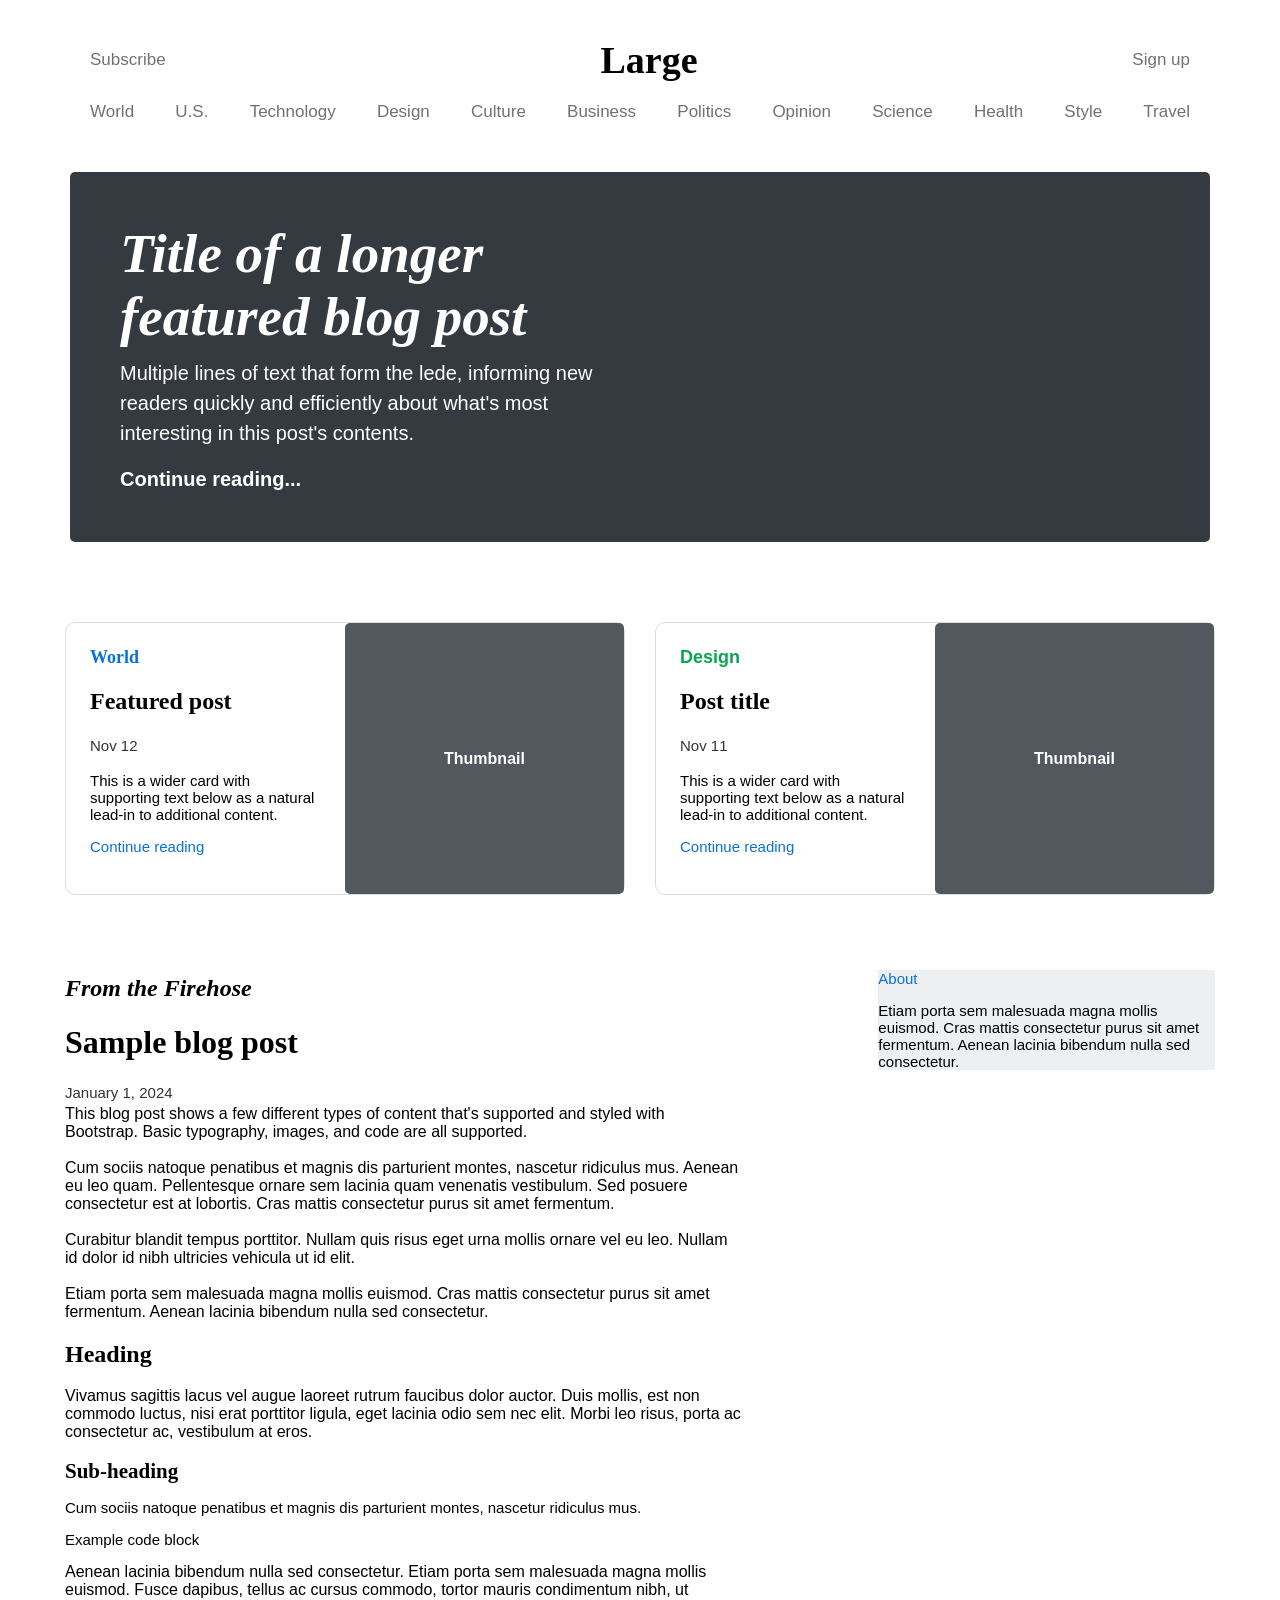
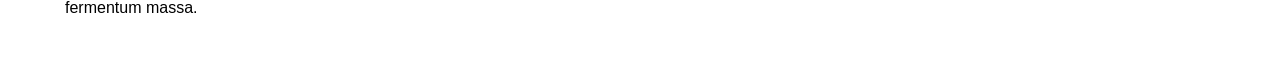
<file: index.html>
<!DOCTYPE html>
<html lang="en">
<head>
    <meta charset="UTF-8">
    <meta name="viewport" content="width=device-width, initial-scale=1.0">
    <title>Document</title>
    <link rel="stylesheet" href="hw.css"/>
</head>
<body>
    <div class="heading">
        <header class="header">
        <div class="Subscribe">Subscribe</div>
        <div class="Large">Large</div>
        <div class="Sign">Sign up</div>
        </header>

        <div class="container">
            <div class="World">World</div>
            <div class="U">U.S.</div>
            <div class="Technology">Technology</div>
            <div class="Design">Design</div>
            <div class="Culture">Culture</div>
            <div class="Business">Business</div>
            <div class="Politics">Politics</div>
            <div class="Opinion">Opinion</div>
            <div class="Science">Science</div>
            <div class="Health">Health</div>
            <div class="Style">Style</div>
            <div class="Travel">Travel</div>
        </div>
    </div>

    <div class="greybox">
        <div class="title">Title of a longer featured blog post</div>
        <div class="multiple">Multiple lines of text that form the lede, informing new readers quickly and efficiently about what's most interesting in this post's contents.</div>
        <div class="continue">Continue reading...</div>
    </div>
    
    <div class="cards-container">
        <div class="splitbox1">
            <div class="box content">
                <span class="category">World</span>
                <h2>Featured post</h2>
                <span class="date">Nov 12</span>
                <p>This is a wider card with supporting text below as a natural lead-in to additional content.</p>
                <h3>Continue reading</h3>
            </div>
            <div class="box thumbnail">Thumbnail</div>
        </div>

        <div class="splitbox2">
            <div class="box content">
                <span class="category2">Design</span>
                <h2>Post title</h2>
                <span class="date">Nov 11</span>
                <p>This is a wider card with supporting text below as a natural lead-in to additional content.</p>
                <h3>Continue reading</h3>
            </div>
            <div class="box thumbnail">Thumbnail</div>
        </div>
        </div>
    </div>

    <div class="middle">
        <div class="ftftitle">
            <h2 class="firehose">From the Firehose</h2>

            <h1>Sample blog post</h1>
            <span class="date">January 1, 2024</span>
            <div class="thisblogpost">This blog post shows a few different types of content that's supported and styled with Bootstrap. Basic typography, images, and code are all supported.</div>
                <br>
                <div class="cumsociis">Cum sociis natoque penatibus et magnis dis parturient montes, nascetur ridiculus mus. Aenean eu leo quam. Pellentesque ornare sem lacinia quam venenatis vestibulum. Sed posuere consectetur est at lobortis. Cras mattis consectetur purus sit amet fermentum.</div>
                <br>
                <div class="curabitur">Curabitur blandit tempus porttitor. Nullam quis risus eget urna mollis ornare vel eu leo. Nullam id dolor id nibh ultricies vehicula ut id elit.</div>
                <br>
                <div class="etiam">Etiam porta sem malesuada magna mollis euismod. Cras mattis consectetur purus sit amet fermentum. Aenean lacinia bibendum nulla sed consectetur.</div>
            
            <h2>Heading</h2>
            <div class="p1">Vivamus sagittis lacus vel augue laoreet rutrum faucibus dolor auctor. Duis mollis, est non commodo luctus, nisi erat porttitor ligula, eget lacinia odio sem nec elit. Morbi leo risus, porta ac consectetur ac, vestibulum at eros.</div>
            <br>
            <div class="subhead1">Sub-heading</div>
            <p>Cum sociis natoque penatibus et magnis dis parturient montes, nascetur ridiculus mus.</p>
            <p>Example code block</p>
            <div class="Aenean">Aenean lacinia bibendum nulla sed consectetur. Etiam porta sem malesuada magna mollis euismod. Fusce dapibus, tellus ac cursus commodo, tortor mauris condimentum nibh, ut fermentum massa.</div>
            
        </div>

        <div class="rightside">
            <div class="rightabout">
                <h3>About</h3>
                <p>Etiam porta sem malesuada magna mollis euismod. Cras mattis consectetur purus sit amet fermentum. Aenean lacinia bibendum nulla sed consectetur.</p>
            
        </div>


</body>
</html>
</file>
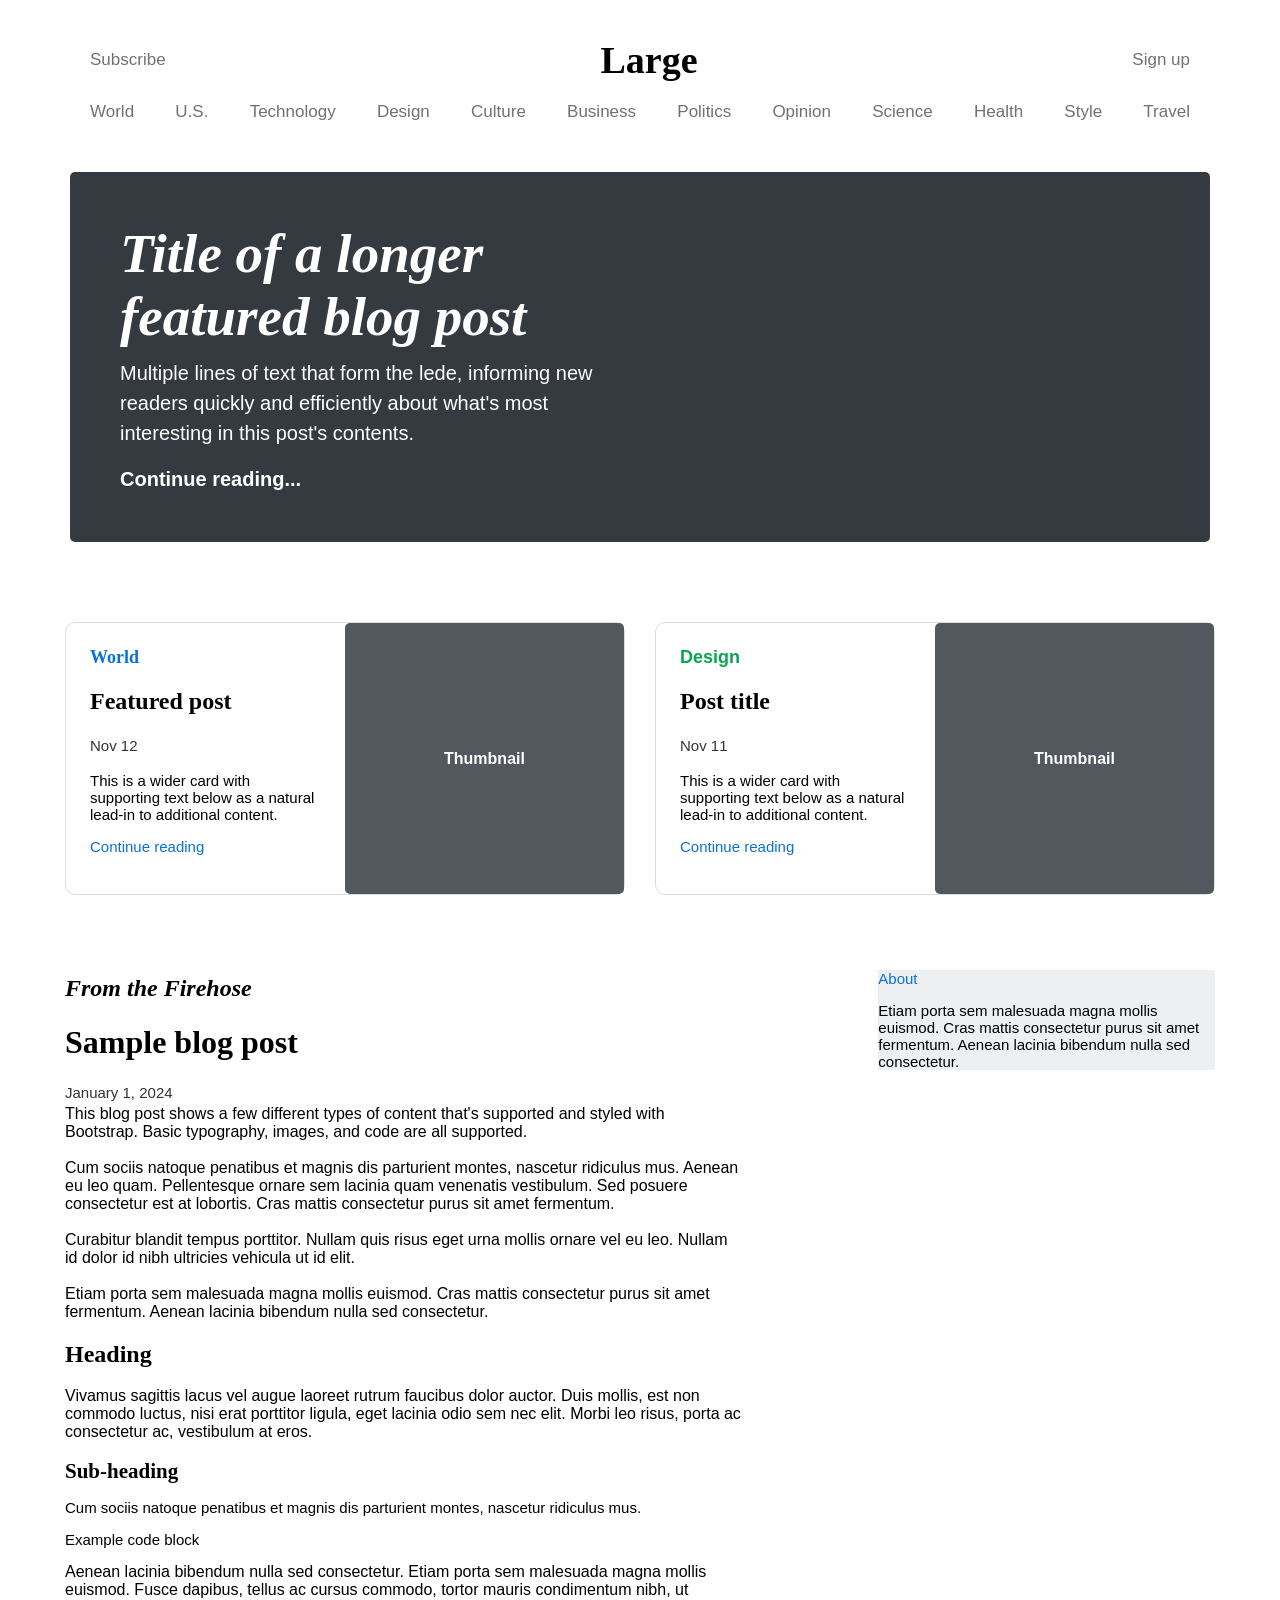
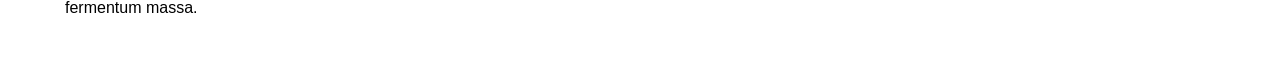
<file: hw.html>
<!DOCTYPE html>
<html lang="en">
<head>
    <meta charset="UTF-8">
    <meta name="viewport" content="width=device-width, initial-scale=1.0">
    <title>Document</title>
    <link rel="stylesheet" href="hw.css"/>
</head>
<body>
    <div class="heading">
        <header class="header">
        <div class="Subscribe">Subscribe</div>
        <div class="Large">Large</div>
        <div class="Sign">Sign up</div>
        </header>

        <div class="container">
            <div class="World">World</div>
            <div class="U">U.S.</div>
            <div class="Technology">Technology</div>
            <div class="Design">Design</div>
            <div class="Culture">Culture</div>
            <div class="Business">Business</div>
            <div class="Politics">Politics</div>
            <div class="Opinion">Opinion</div>
            <div class="Science">Science</div>
            <div class="Health">Health</div>
            <div class="Style">Style</div>
            <div class="Travel">Travel</div>
        </div>
    </div>

    <div class="greybox">
        <div class="title">Title of a longer featured blog post</div>
        <div class="multiple">Multiple lines of text that form the lede, informing new readers quickly and efficiently about what's most interesting in this post's contents.</div>
        <div class="continue">Continue reading...</div>
    </div>
    
    <div class="cards-container">
        <div class="splitbox1">
            <div class="box content">
                <span class="category">World</span>
                <h2>Featured post</h2>
                <span class="date">Nov 12</span>
                <p>This is a wider card with supporting text below as a natural lead-in to additional content.</p>
                <h3>Continue reading</h3>
            </div>
            <div class="box thumbnail">Thumbnail</div>
        </div>

        <div class="splitbox2">
            <div class="box content">
                <span class="category2">Design</span>
                <h2>Post title</h2>
                <span class="date">Nov 11</span>
                <p>This is a wider card with supporting text below as a natural lead-in to additional content.</p>
                <h3>Continue reading</h3>
            </div>
            <div class="box thumbnail">Thumbnail</div>
        </div>
        </div>
    </div>

    <div class="middle">
        <div class="ftftitle">
            <h2 class="firehose">From the Firehose</h2>

            <h1>Sample blog post</h1>
            <span class="date">January 1, 2024</span>
            <div class="thisblogpost">This blog post shows a few different types of content that's supported and styled with Bootstrap. Basic typography, images, and code are all supported.</div>
                <br>
                <div class="cumsociis">Cum sociis natoque penatibus et magnis dis parturient montes, nascetur ridiculus mus. Aenean eu leo quam. Pellentesque ornare sem lacinia quam venenatis vestibulum. Sed posuere consectetur est at lobortis. Cras mattis consectetur purus sit amet fermentum.</div>
                <br>
                <div class="curabitur">Curabitur blandit tempus porttitor. Nullam quis risus eget urna mollis ornare vel eu leo. Nullam id dolor id nibh ultricies vehicula ut id elit.</div>
                <br>
                <div class="etiam">Etiam porta sem malesuada magna mollis euismod. Cras mattis consectetur purus sit amet fermentum. Aenean lacinia bibendum nulla sed consectetur.</div>
            
            <h2>Heading</h2>
            <div class="p1">Vivamus sagittis lacus vel augue laoreet rutrum faucibus dolor auctor. Duis mollis, est non commodo luctus, nisi erat porttitor ligula, eget lacinia odio sem nec elit. Morbi leo risus, porta ac consectetur ac, vestibulum at eros.</div>
            <br>
            <div class="subhead1">Sub-heading</div>
            <p>Cum sociis natoque penatibus et magnis dis parturient montes, nascetur ridiculus mus.</p>
            <p>Example code block</p>
            <div class="Aenean">Aenean lacinia bibendum nulla sed consectetur. Etiam porta sem malesuada magna mollis euismod. Fusce dapibus, tellus ac cursus commodo, tortor mauris condimentum nibh, ut fermentum massa.</div>
            
        </div>

        <div class="rightside">
            <div class="rightabout">
                <h3>About</h3>
                <p>Etiam porta sem malesuada magna mollis euismod. Cras mattis consectetur purus sit amet fermentum. Aenean lacinia bibendum nulla sed consectetur.</p>
            
        </div>


</body>
</html>
</file>
<file: hw.css>
.heading{
    width:100%;
    padding: 30px 20px;
    max-width: 1100px;
    margin: 0 auto;
}

.header{
    display:flex;
    justify-content: space-between;
    align-items: center;
}

.container{
    padding: 20px 0;
    display: flex;
    justify-content: space-between;
}

.Subscribe{
    font-size: 17px;
    color: rgb(115, 112, 112);
    font-family: Arial, Helvetica, sans-serif; 
}

.Large{
    font-size: 38px;
    font-weight: bold;
    font-family: serif;
}

.Sign{
    font-size: 17px;
    color: rgb(115, 112, 112);
    font-family: Arial, Helvetica, sans-serif;
}

.World{
    font-size: 17px;
    color: rgb(115, 112, 112);
    font-family: Arial, Helvetica, sans-serif;
}

.U{
    font-size: 17px;
    color: rgb(115, 112, 112);
    font-family: Arial, Helvetica, sans-serif;
}

.Technology{
    font-size: 17px;
    color: rgb(115, 112, 112);
    font-family: Arial, Helvetica, sans-serif;
}

.Design{
    font-size: 17px;
    color: rgb(115, 112, 112);
    font-family: Arial, Helvetica, sans-serif;
}

.Culture{
    font-size: 17px;
    color: rgb(115, 112, 112);
    font-family: Arial, Helvetica, sans-serif;
}

.Business{
    font-size: 17px;
    color: rgb(115, 112, 112);
    font-family: Arial, Helvetica, sans-serif;
}

.Politics{
    font-size: 17px;
    color: rgb(115, 112, 112);
    font-family: Arial, Helvetica, sans-serif;
}

.Opinion{
    font-size: 17px;
    color: rgb(115, 112, 112);
    font-family: Arial, Helvetica, sans-serif;
}

.Science{
    font-size: 17px;
    color: rgb(115, 112, 112);
    font-family: Arial, Helvetica, sans-serif;
}

.Health{
    font-size: 17px;
    color: rgb(115, 112, 112);
    font-family: Arial, Helvetica, sans-serif;
}

.Style{
    font-size: 17px;
    color: rgb(115, 112, 112);
    font-family: Arial, Helvetica, sans-serif;
}

.Travel{
    font-size: 17px;
    color: rgb(115, 112, 112);
    font-family: Arial, Helvetica, sans-serif;
}

.greybox{
    background-color: #343a40;
    width:100%;
    padding: 30px 20px;
    max-width: 1100px;
    margin: 0 auto;
    border-radius: 5px;
    height: 310px; 
}

.title{
    font-size: 55px;
    color: white;
    font-family: serif;
    font-style: italic;
    font-weight: bold;
    align-items: left;
    padding-left: 30px;
    padding-top: 20px;
    max-width: 500px;
}

.multiple{
    font-size: 20px;
    color: white;
    font-family: Arial, Helvetica, sans-serif;
    align-items: left;
    padding-left: 30px;
    padding-top: 10px;
    max-width: 500px;
    line-height: 30px;
}

.continue{
    font-size: 20px;
    color: white;
    font-family: Arial, Helvetica, sans-serif;
    font-weight: bold;
    align-items: left;
    padding-left: 30px;
    padding-top: 20px;
    padding-bottom: 60px;
}

.cards-container {
    display: grid;
    grid-template-columns: 1fr 1fr;
    gap: 30px;
    max-width: 1150px;
    padding: 20px;
    width:100%;
    margin: 0px auto;
    padding: 20px;
    border-radius: 5px;
}

.splitbox1{ 
    display: grid;
    grid-template-columns: 1fr 1fr;
    border: 1px solid #ddd;
    border-radius: 10px;
    margin-top: 60px;
}

.splitbox2 {
    display: grid;
    grid-template-columns: 1fr 1fr;
    border: 1px solid #ddd;
    border-radius: 10px;
    margin-top: 60px;
}

.box.content{
    padding: 24px;
}

.category{
    color:#0b71d7;
    font-size: 18px;
    font-weight: bold;
}

.category2{
    color:#09a652;
    font-size: 18px;
    font-weight: bold;
    font-family: Arial, Helvetica, sans-serif;
}

.h2{
    font-family:Arial, Helvetica, sans-serif;
    font-size: 28px;
    margin: 8px 0 4px 0;
}

p{
    font-family: Arial, Helvetica, sans-serif;
    font-size: 15px;
}

h3{
    font-family: Arial, Helvetica, sans-serif;
    font-weight: lighter;
    font-size: 15px;
    color:#0b71d7;
}

.date{
    font-size: 15px;
    color: #30353a;
    line-height: 1.5;
    margin: 12px 0;
    font-family: Arial, Helvetica, sans-serif;
}

.box.thumbnail{
    background-color: #52585e;
    display: grid;
    place-items: center;
    border-radius: 5px;
    color: white;
    font-weight: bold;
    font-family: Arial, Helvetica, sans-serif;
}

.middle{
    max-width: 1150px ;
    margin: 0 auto;

}
.firehose{
    font-style: italic;
}

.p1{
    max-width: 676px;
    font-family: Arial, Helvetica, sans-serif;
}

.subhead1{
    font-size: 21px;
    font-weight: bold;
}

.thisblogpost{
    max-width: 676px;
    font-family: Arial, Helvetica, sans-serif;
}

.cumsociis{
    max-width: 676px;
    font-family: Arial, Helvetica, sans-serif;
}

.curabitur{
    max-width: 676px;
    font-family: Arial, Helvetica, sans-serif;
}

.etiam{
    max-width: 676px;
    font-family: Arial, Helvetica, sans-serif;
}

.Aenean{
    max-width: 676px;
    font-family: Arial, Helvetica, sans-serif;
}

.rightabout{
    background-color: #edeff1;
}

.rightside{
    padding-left: 30px;
}
.middle{
    display: grid;
    grid-template-columns: 2fr 1fr;
    gap:50px;
    max-width: 1150px;
    padding: 40px;
}
</file>
